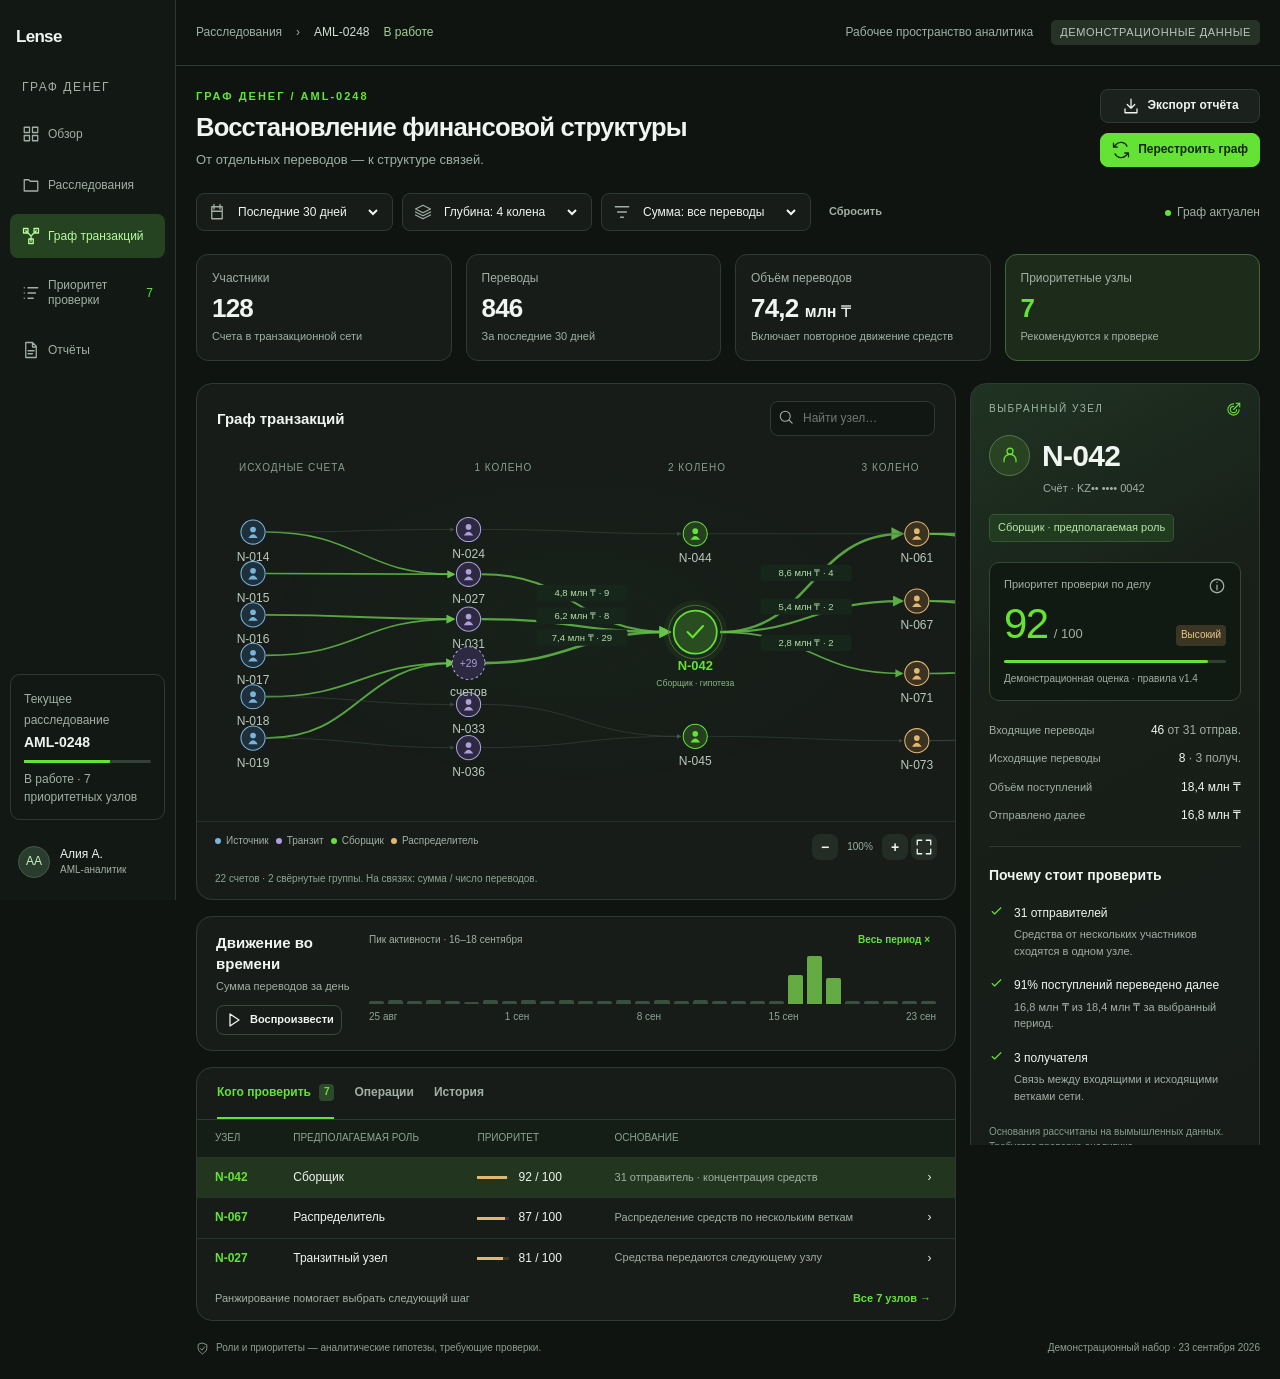
<file: interface/lense-demo.html>
<!doctype html>
<html lang="ru">
<head>
<meta charset="UTF-8"><meta name="viewport" content="width=device-width, initial-scale=1">
<meta name="theme-color" content="#101411">
<meta name="description" content="Граф денег — демонстрационный интерфейс анализа транзакционных связей на четыре колена.">
<title>Граф денег — Lense</title>
<link rel="icon" type="image/svg+xml" href="data:image/svg+xml,%3Csvg xmlns='http://www.w3.org/2000/svg' viewBox='0 0 32 32'%3E%3Crect width='32' height='32' rx='8' fill='%23101411'/%3E%3Cpath d='M8 10L24 16L8 24' fill='none' stroke='%235be129' stroke-width='2'/%3E%3Cg fill='%235be129'%3E%3Ccircle cx='8' cy='10' r='3'/%3E%3Ccircle cx='24' cy='16' r='3'/%3E%3Ccircle cx='8' cy='24' r='3'/%3E%3C/g%3E%3C/svg%3E">
<style>
:root{color-scheme:dark;--bg:#101411;--surface:#171c18;--panel:#1b211d;--line:#303a32;--muted:#a1afa5;--text:#f0f5f1;--green:#65e335;--green-dark:#12290b;--soft:#263f23;--blue:#79b5da;--purple:#ae9ede;--amber:#e2b871;--radius:16px;font:14px/1.45 -apple-system,BlinkMacSystemFont,"Segoe UI",Arial,sans-serif}*{box-sizing:border-box}body{margin:0;background:var(--bg);color:var(--text)}button,input,select{font:inherit}button,a,select{touch-action:manipulation}button{cursor:pointer}button:disabled{cursor:not-allowed;opacity:.4}button,input,select{border:1px solid var(--line);border-radius:8px;color:var(--text);background:var(--panel)}button{padding:10px 14px;font-weight:550;display:inline-flex;align-items:center;justify-content:center;gap:8px;transition:background .16s,color .16s,border-color .16s}button:hover{background:#2a342c;border-color:#516154}button:focus-visible,a:focus-visible,input:focus-visible,select:focus-visible{outline:2px solid var(--green);outline-offset:3px}button.primary{background:var(--green);color:#13240b;border-color:var(--green)}button.primary:hover{background:#80ee56}.icon{width:18px;height:18px;flex-shrink:0;stroke:currentColor;fill:none;stroke-width:1.7;stroke-linecap:round;stroke-linejoin:round}.ghost{background:transparent;border-color:transparent}.small{font-size:12px;color:var(--muted)}.muted{color:var(--muted)}.mono{font-variant-numeric:tabular-nums}.shell{display:grid;grid-template-columns:208px minmax(0,1fr);min-height:100vh}.sidebar{background:#121914;border-right:1px solid var(--line);padding:30px 16px 20px;display:flex;flex-direction:column;gap:34px;position:sticky;top:0;height:100vh}.brand{display:flex;align-items:center;gap:9px;padding:0 11px}.brand-name{font-size:26px;font-weight:700;letter-spacing:-.7px;line-height:1}.product{margin:0 12px 16px;color:var(--muted);font-size:12px;letter-spacing:1.5px;text-transform:uppercase}.nav{display:flex;flex-direction:column;gap:7px}.nav button{justify-content:flex-start;border:0;font-weight:500;background:transparent;padding:13px 12px;color:var(--muted);text-align:left;line-height:1.25}.nav button.active{background:#254320;color:#b7fb9e}.nav button:hover{background:#233027;color:var(--text)}.nav .badge{margin-left:auto;color:var(--green);font-size:12px}.sidebar-bottom{margin-top:auto}.case-mini{border:1px solid var(--line);padding:13px;border-radius:10px;margin-bottom:18px}.case-mini strong{display:block;margin:3px 0 8px}.case-progress{height:3px;background:#334135;border-radius:2px}.case-progress i{display:block;background:var(--green);height:3px;width:68%}.profile{display:flex;gap:10px;align-items:center;padding:8px}.avatar{height:32px;width:32px;background:#293c2d;border:1px solid #455b45;border-radius:50%;display:grid;place-items:center;color:#cdf2c2;font-size:12px}.workspace{min-width:0}.topbar{height:66px;padding:0 30px;border-bottom:1px solid var(--line);display:flex;align-items:center;justify-content:space-between;gap:20px;font-size:12px;color:var(--muted)}.crumb{display:flex;gap:14px;align-items:center}.crumb strong{color:#d4dfd6;font-weight:500}.top-right{display:flex;align-items:center;gap:18px}.demo-tag{background:#263226;color:#b6c7b7;border-radius:5px;padding:5px 9px;font-size:11px;letter-spacing:.6px}.content{padding:26px 30px 20px;max-width:2080px;margin:auto}.heading{display:flex;justify-content:space-between;gap:24px;align-items:center;margin-bottom:23px}.eyebrow{color:var(--green);font-size:11px;letter-spacing:2px;font-weight:600;margin:0 0 8px}h1{font-size:clamp(23px,2vw,32px);line-height:1.15;letter-spacing:-.8px;font-weight:600;margin:0}h1+.muted{margin:9px 0 0;font-size:13px}.head-actions{display:flex;gap:10px;flex-shrink:0}.filters{display:flex;flex-wrap:wrap;align-items:center;gap:9px;margin:0 0 23px}.filter{display:flex;align-items:center;gap:8px;background:var(--surface);border:1px solid var(--line);border-radius:8px;padding:0 11px;height:38px;color:var(--muted);font-size:12px}.filter select{border:0;background:transparent;padding:4px 18px 4px 0;color:var(--text);max-width:170px;font-size:12px;cursor:pointer}.filter select option{background:var(--surface)}.filter-status{margin-left:auto;font-size:12px;color:var(--muted)}.status-point{display:inline-block;width:6px;height:6px;background:var(--green);border-radius:50%;margin-right:6px}.metrics{display:grid;grid-template-columns:repeat(4,minmax(0,1fr));gap:14px;margin-bottom:22px}.metric{position:relative;background:var(--surface);padding:17px 20px;border:1px solid var(--line);border-radius:12px}.metric-header{display:flex;justify-content:space-between;align-items:center;color:var(--muted);font-size:12px}.metric strong{font-size:29px;letter-spacing:-.8px;font-weight:550;display:block;margin:5px 0 1px;line-height:1.2}.metric strong small{font-size:16px;letter-spacing:0}.metric p{font-size:11px;color:var(--muted);margin:5px 0 0}.metric.accent{border-color:#426638;background:#1d2b1b}.metric.accent strong,.metric.accent .icon{color:var(--green)}.analysis{display:grid;grid-template-columns:minmax(0,1fr) 330px;gap:18px;align-items:start}.main-col{min-width:0;display:flex;flex-direction:column;gap:16px}.panel{border:1px solid var(--line);background:var(--surface);border-radius:var(--radius);overflow:hidden}.panel-heading{display:flex;align-items:center;justify-content:space-between;gap:16px;padding:17px 20px}h2{font-size:15px;font-weight:600;margin:0}h3{font-size:14px;font-weight:550;margin:0}.graph-tools{display:flex;align-items:center;gap:12px}.segmented{display:flex;background:#101712;border:1px solid #2c392e;border-radius:6px;padding:3px}.segmented button{font-size:11px;border:0;padding:4px 9px;background:transparent;color:var(--muted);border-radius:4px}.segmented button.active{background:#2b3a2d;color:var(--text)}.search{position:relative;width:165px}.search input{padding:8px 8px 8px 32px;font-size:12px;width:100%;background:#111813;outline-offset:2px}.search .icon{position:absolute;left:9px;top:9px;width:15px;height:15px;color:var(--muted)}.graph-wrap{position:relative;overflow:auto;min-height:368px;background:radial-gradient(ellipse at 50% 47%,#193d252e,transparent 56%),radial-gradient(#6d847528 0.7px,transparent .7px);background-size:auto,18px 18px}.graph-columns{display:grid;grid-template-columns:repeat(5,1fr);padding:8px 16px 0;font-size:10px;text-align:center;letter-spacing:1px;color:#889e8e;text-transform:uppercase;min-width:1000px}.graph-columns span:first-child{text-align:left;padding-left:26px}.graph-svg{display:block;width:100%;min-width:1000px;height:338px;overflow:visible}.graph-svg text{font-family:inherit}.graph-node{cursor:pointer;outline:none}.graph-node .hit{fill:transparent}.graph-node:focus .disc,.graph-node:hover .disc{stroke:#f1ffeb;stroke-width:2.5}.graph-node .node-label{fill:#b9c9bd;font-size:14px;font-weight:500}.graph-node.selected .node-label{fill:var(--green);font-size:15px;font-weight:700}.edge{transition:opacity .15s;fill:none}.edge-label{fill:#b5dca9;font-size:11px}.empty-graph{position:absolute;inset:45px 0 25px;display:grid;place-items:center;text-align:center;color:var(--muted);pointer-events:none}.empty-graph[hidden]{display:none}.graph-footer{border-top:1px solid #263129;padding:12px 18px;display:flex;align-items:center;justify-content:space-between;gap:14px}.legend{display:flex;flex-wrap:wrap;gap:12px;font-size:10px;color:var(--muted)}.legend span{display:flex;align-items:center;gap:5px}.legend i{width:6px;height:6px;border-radius:50%}.zoom{display:flex;align-items:center;gap:3px}.zoom button{width:26px;height:26px;padding:4px;background:#232d25;border-color:transparent}.zoom output{font-size:10px;color:var(--muted);width:38px;text-align:center}.graph-caption{font-size:10px;color:#8da494;padding:0 18px 12px}.timeline{padding:15px 19px;display:grid;grid-template-columns:175px minmax(0,1fr);gap:18px}.timeline-title p{margin:4px 0 10px;font-size:11px;color:var(--muted)}.timeline-title button{font-size:11px;padding:5px 7px;background:transparent;border-color:#39493b}.timeline-head{display:flex;justify-content:space-between;align-items:center;margin-bottom:8px;font-size:10px;color:var(--muted)}.timeline-head button{padding:1px 6px;font-size:10px;background:transparent;border:0;color:var(--green)}.bars{height:48px;display:flex;gap:4px;align-items:flex-end}.bar{min-width:0;flex:1;padding:0;border:0;border-radius:2px 2px 0 0;background:#39503e;height:var(--h);transition:background .15s}.bar:hover,.bar.active{background:var(--green)}.bar.peak{background:#64ab43}.bar.dimmed{opacity:.25}.time-labels{display:flex;justify-content:space-between;color:#8da494;font-size:10px;margin-top:6px}.queue-heading{display:flex;align-items:center;justify-content:space-between;padding:0 20px;border-bottom:1px solid var(--line)}.tabs{display:flex;gap:20px}.tabs button{font-size:12px;border:0;border-bottom:2px solid transparent;border-radius:0;background:transparent;padding:16px 0;color:var(--muted)}.tabs button.active{border-color:var(--green);color:var(--green)}.count{font-size:10px;padding:1px 5px;background:#2e482b;border-radius:4px}.queue-meta{font-size:10px;color:var(--muted)}.table-scroll{overflow-x:auto}table{width:100%;border-collapse:collapse;text-align:left;font-size:12px}thead{font-size:10px;color:#8da494;font-weight:500;background:#151d17}th{font-weight:500}td,th{padding:11px 18px;border-bottom:1px solid #27342b;white-space:nowrap}td.reason-cell{white-space:normal;min-width:185px;font-size:11px;color:var(--muted)}tbody tr:last-child td{border-bottom:0}tbody tr.is-selected{background:#22351f}tbody tr:hover{background:#243027}.node-link{padding:0;border:0;color:var(--green);background:transparent;font-size:12px}.risk{display:flex;gap:9px;align-items:center}.risk-track{background:#3b3726;width:32px;height:3px;display:inline-block}.risk-track i{background:var(--amber);height:3px;display:block}.queue-footer{padding:10px 18px;color:var(--muted);font-size:11px;display:flex;justify-content:space-between;align-items:center}.queue-footer button{padding:3px 6px;font-size:11px;background:transparent;border:0;color:var(--green)}.detail{padding:22px 22px 18px;position:sticky;top:18px;background:linear-gradient(150deg,#203322 0,#182019 30%,#171c18 80%)}.detail-top{display:flex;justify-content:space-between;align-items:center;color:#9db8a3;font-size:10px;letter-spacing:1.5px}.detail-top .icon{color:var(--green);width:15px;height:15px}.node-title{display:flex;align-items:center;gap:12px;margin:17px 0 4px}.node-title h2{font-size:30px;letter-spacing:-.7px;font-weight:550}.node-glyph{width:41px;height:41px;border:1px solid #57764e;border-radius:50%;background:#294322;color:var(--green);display:grid;place-items:center}.account{color:var(--muted);font-size:11px;margin-left:54px}.role-chip{display:inline-flex;font-size:11px;color:#b5e8a6;border:1px solid #365732;background:#213b20;border-radius:5px;padding:5px 8px;margin:17px 0 20px}.score{background:#111a12;border:1px solid #34482f;border-radius:10px;padding:14px}.score-label{display:flex;justify-content:space-between;font-size:11px;color:var(--muted)}.score-value{display:flex;align-items:baseline;gap:6px;margin-top:3px}.score-value strong{font-size:42px;line-height:1.25;font-weight:500;letter-spacing:-1.5px;color:var(--green)}.score-value>span{font-size:13px;color:var(--muted)}.score-value .severity{margin-left:auto;color:#e8c788;font-size:10px;background:#3b3524;padding:3px 5px;border-radius:4px}.score-line{height:3px;background:#30412b;border-radius:2px;margin:9px 0}.score-line i{display:block;height:3px;background:var(--green);width:92%;border-radius:2px}.facts{margin:21px 0;display:flex;flex-direction:column;gap:11px;font-size:11px}.fact{display:flex;justify-content:space-between;align-items:center;gap:15px}.fact span{color:var(--muted)}.fact strong{font-size:12px;font-weight:500;text-align:right}.detail-divider{height:1px;background:var(--line);margin:18px 0}.reasons{display:flex;flex-direction:column;gap:15px;margin:17px 0 20px}.reason{display:flex;gap:10px;align-items:flex-start}.reason .icon{color:var(--green);width:15px;height:15px;margin-top:2px}.reason b{font-size:12px;font-weight:500}.reason p{font-size:11px;color:var(--muted);margin:4px 0 0;line-height:1.5}.detail-note{font-size:10px;line-height:1.5;color:#849d8c;margin:0 0 17px}.detail-actions{display:flex;flex-direction:column;gap:8px}.detail-actions button{font-size:12px;min-height:38px}.detail-actions .secondary{background:transparent;border-color:#435f3b;color:#c3ddb9}.app-footer{display:flex;justify-content:space-between;gap:20px;color:#8d9e91;font-size:10px;margin-top:20px}.app-footer>span:first-child{display:flex;gap:7px;align-items:center}.app-footer .icon{width:13px;height:13px}.toast{position:fixed;bottom:24px;left:50%;transform:translateX(-50%);background:#d9f2d1;border:1px solid #7fad70;color:#193116;padding:12px 18px;border-radius:10px;box-shadow:0 10px 40px #0006;z-index:50;max-width:calc(100% - 30px);font-size:13px}.toast[hidden]{display:none}dialog{background:#19211b;border:1px solid #45623c;border-radius:16px;color:var(--text);padding:24px;width:min(850px,calc(100% - 24px));max-height:85vh;overflow:auto}dialog::backdrop{background:#060e0bbd;backdrop-filter:blur(4px)}.modal-top{display:flex;align-items:center;justify-content:space-between;margin-bottom:5px}.modal-top h2{font-size:21px}.modal-top button{padding:5px;min-width:32px}.modal-summary{display:flex;gap:20px;color:var(--muted);font-size:12px;margin:12px 0 22px;flex-wrap:wrap}.modal-actions{display:flex;justify-content:space-between;align-items:center;margin-top:15px;font-size:12px}.group-grid{display:grid;grid-template-columns:repeat(auto-fill,minmax(100px,1fr));gap:8px;margin-top:20px}.group-grid span{border:1px solid var(--line);padding:9px;text-align:center;border-radius:6px;font-size:12px;color:#bfd4c3}.hidden{display:none!important}.mobile-menu{display:none}.view-heading{margin:0}.view-summary{padding:22px;color:var(--muted)}.view-summary strong{font-size:24px;color:var(--text)}.report-card{padding:24px;display:flex;align-items:center;justify-content:space-between;gap:20px}.report-card p{color:var(--muted);font-size:12px}.history-item{padding:15px 20px;border-bottom:1px solid var(--line);font-size:12px}.history-item small{display:block;color:var(--muted);margin-top:5px}
@media(min-width:1700px){.content{padding-top:30px}.analysis{grid-template-columns:minmax(0,1fr) 360px}.graph-svg{height:390px}.graph-wrap{min-height:420px}.panel-heading{padding:19px 22px}.detail{padding:25px}.detail .facts{gap:14px}.reasons{gap:18px}.timeline{padding:18px 20px}.metric strong{font-size:32px}td,th{padding:12px 20px}}
@media(max-width:1330px){.shell{grid-template-columns:176px minmax(0,1fr)}.sidebar{padding:28px 10px 14px}.brand{padding:0 6px}.brand-name{font-size:17px}.nav button{font-size:12px}.content{padding:23px 20px}.topbar{padding:0 20px}.analysis{grid-template-columns:minmax(0,1fr) 290px;gap:14px}.detail{padding:18px}.heading{align-items:flex-start}.head-actions{flex-direction:column}.head-actions button{padding:7px 11px;font-size:12px}.graph-tools .segmented{display:none}.graph-svg{height:340px}.timeline{grid-template-columns:135px minmax(0,1fr)}.graph-footer{align-items:flex-start}.legend{gap:7px}.queue-meta{display:none}.metric{padding:15px}.metric strong{font-size:26px}.metric-header .icon{display:none}}
@media(max-width:1050px){.shell{grid-template-columns:76px minmax(0,1fr)}.nav button span,.product,.case-mini,.profile-text{display:none}.sidebar{align-items:center;padding:25px 8px}.nav button{justify-content:center;min-height:44px}.nav .badge{display:none}.brand{padding:0}.profile{padding:0}.analysis{grid-template-columns:minmax(0,1fr) 276px}.content{padding:22px 16px}.topbar{padding:0 16px}.filter-status{display:none}.heading{gap:14px}h1{font-size:24px}.metric{padding:13px}.metric strong{font-size:24px}.metrics{gap:9px}.graph-tools{gap:6px}.panel-heading{padding:15px}.search{width:140px}.timeline{grid-template-columns:1fr}.timeline-title{display:flex;align-items:center;justify-content:space-between;gap:12px}.timeline-title p{display:none}.timeline-title button{margin:0}.app-footer{flex-direction:column;gap:6px}.tabs{gap:12px}.tabs button{font-size:11px}.graph-footer{flex-wrap:wrap}.detail{padding:16px}.account{margin-left:0}}
@media(max-width:820px){.analysis{grid-template-columns:1fr}.detail{position:static}.heading{flex-direction:column}.head-actions{flex-direction:row}.graph-wrap{min-height:385px}.graph-svg{height:350px}.metrics{grid-template-columns:repeat(2,1fr)}.detail{display:grid;grid-template-columns:1fr 1fr;gap:16px 25px}.detail .detail-divider{display:none}.detail .identity{grid-row:span 2}.detail .facts{margin:0}.detail .reason-section{grid-column:2;grid-row:2 / span 2}.detail-actions{grid-column:1}.detail-note{grid-column:1 / -1;grid-row:4;margin:0}.crumb{gap:8px}.top-right .small{display:none}.timeline{grid-template-columns:175px minmax(0,1fr)}.timeline-title{display:block}.timeline-title p{display:block}.queue-footer{gap:15px}}
@media(max-width:540px){.shell{display:block}.sidebar{position:static;height:auto;padding:15px;flex-direction:row;justify-content:space-between;border-right:0;border-bottom:1px solid var(--line);gap:15px}.brand-name{display:block;font-size:20px}.sidebar nav{margin-left:auto}.nav{flex-direction:row;gap:4px}.nav button{padding:8px;min-height:38px}.nav button:nth-child(1),.nav button:nth-child(2),.nav button:nth-child(5){display:none}.sidebar-bottom{display:none}.topbar{height:45px;font-size:10px}.demo-tag{font-size:8px;padding:4px 5px;letter-spacing:0}.top-right{gap:0}.content{padding:20px 14px}.eyebrow{font-size:10px}h1{font-size:25px;max-width:300px}.heading{gap:16px;margin-bottom:18px}h1+.muted{font-size:12px}.head-actions{width:100%}.head-actions button{flex:1;font-size:11px}.filters{gap:7px;margin-bottom:15px}.filter{font-size:11px;padding:0 8px;height:35px}.filter select{font-size:11px;max-width:143px;padding-right:4px}.filter .icon{width:14px}.metric{padding:12px}.metric strong{font-size:25px}.metric-header{font-size:11px}.metric p{font-size:10px}.metrics{margin-bottom:16px}.panel-heading{flex-wrap:wrap;gap:10px}.search{width:145px}.panel-heading h2{font-size:13px}.graph-caption{font-size:10px}.graph-wrap{min-height:378px}.graph-footer{gap:10px}.legend{font-size:10px}.timeline{grid-template-columns:1fr;gap:12px}.timeline-title{display:flex}.timeline-title p{display:none}.detail{display:block;padding:20px}.detail .facts{margin:20px 0}.detail .detail-divider{display:block}.detail-note{margin:16px 0}.tabs{gap:14px}.queue-heading{padding:0 14px}.tabs button{font-size:11px}.queue-footer{align-items:flex-start;font-size:10px}td,th{padding:11px 14px}.app-footer{font-size:10px}.graph-tools .segmented{display:none}.report-card{flex-direction:column;align-items:flex-start}.bars{gap:3px}.filter-status{display:none}.account{margin-left:54px}}
@media(prefers-reduced-motion:reduce){*{transition:none!important;scroll-behavior:auto!important}}
@media(min-width:1500px){.topbar{height:54px}.content{padding-top:20px;padding-bottom:14px}.heading{margin-bottom:16px}.heading .eyebrow{display:none}h1{font-size:28px}.heading h1+.muted{font-size:12px;margin-top:7px}.filter{height:35px}.filters{margin-bottom:16px}.metrics{margin-bottom:18px}.metric{padding:11px 18px}.metric strong{font-size:29px;line-height:1.1;margin:4px 0 0}.metric p{font-size:10px;margin:3px 0 0}.graph-svg{height:300px}.graph-wrap{min-height:322px}.panel-heading{padding:13px 20px}.graph-footer{padding:8px 18px}.graph-caption{padding-bottom:9px}.main-col{gap:14px}.timeline{padding:12px 19px}.timeline-title p{margin-bottom:8px}.bars{height:40px}.time-labels{margin-top:4px}.queue-heading .tabs button{padding:12px 0}.queue td,.queue th{padding:8px 18px}.queue-footer{padding:8px 18px}.app-footer{margin-top:13px}.detail{padding:22px}.detail .facts{gap:11px}.reasons{gap:15px}.analysis{gap:18px}}
@media print{body{background:#fff;color:#111}.sidebar,.topbar,.head-actions,.filters,.toast,dialog,.detail-actions{display:none!important}.shell{display:block}.content{padding:0}.panel,.metric{break-inside:avoid}.analysis{grid-template-columns:1fr 280px}}
</style>
</head>
<body>
<div class="shell">
<aside class="sidebar"><div class="brand" aria-label="Lense"><span class="brand-name">Lense</span></div><nav aria-label="Основное меню"><p class="product">Граф денег</p><div class="nav"><button data-view="overview"><i data-icon="dashboard"></i><span>Обзор</span></button><button data-view="cases"><i data-icon="folder"></i><span>Расследования</span></button><button data-view="graph" class="active" aria-current="page"><i data-icon="network"></i><span>Граф транзакций</span></button><button data-view="priority"><i data-icon="priority"></i><span>Приоритет проверки</span><span class="badge">7</span></button><button data-view="reports"><i data-icon="file"></i><span>Отчёты</span></button></div></nav><div class="sidebar-bottom"><div class="case-mini"><span class="small">Текущее расследование</span><strong>AML-0248</strong><div class="case-progress"><i></i></div><p class="small" style="margin:8px 0 0">В работе · 7 приоритетных узлов</p></div><div class="profile"><div class="avatar">AA</div><div class="profile-text"><div style="font-size:12px">Алия А.</div><div class="small" style="font-size:10px">AML-аналитик</div></div></div></div></aside>
<div class="workspace"><header class="topbar"><div class="crumb"><span>Расследования</span><span>›</span><strong>AML-0248</strong><span style="color:#a1d18e">В работе</span></div><div class="top-right"><span class="small">Рабочее пространство аналитика</span><span class="demo-tag">ДЕМОНСТРАЦИОННЫЕ ДАННЫЕ</span></div></header>
<main class="content"><div class="heading"><div><p class="eyebrow">ГРАФ ДЕНЕГ / AML-0248</p><h1 id="page-title">Восстановление финансовой структуры</h1><p class="muted" id="page-subtitle">От отдельных переводов — к структуре связей.</p></div><div class="head-actions"><button id="export"><i data-icon="download"></i>Экспорт отчёта</button><button id="rebuild" class="primary"><i data-icon="refresh"></i>Перестроить граф</button></div></div>
<div class="filters"><label class="filter"><i data-icon="calendar"></i><select id="period" aria-label="Период переводов"><option value="30">Последние 30 дней</option><option value="7">Последние 7 дней</option></select></label><label class="filter"><i data-icon="layers"></i><select id="depth" aria-label="Глубина графа"><option value="4">Глубина: 4 колена</option><option value="3">Глубина: 3 колена</option><option value="2">Глубина: 2 колена</option><option value="1">Глубина: 1 колено</option></select></label><label class="filter"><i data-icon="filter"></i><select id="amount" aria-label="Минимальная сумма одного перевода"><option value="0">Сумма: все переводы</option><option value="100000">От 100 тыс. ₸</option><option value="500000">От 500 тыс. ₸</option><option value="1000000">От 1 млн ₸</option></select></label><button class="ghost" id="reset" style="padding:8px;font-size:11px;color:var(--muted)">Сбросить</button><span class="filter-status"><span class="status-point"></span><span id="filter-status">Граф актуален</span></span></div>
<section class="metrics" aria-label="Показатели дела"><div class="metric"><div class="metric-header"><span>Участники</span><i data-icon="users"></i></div><strong id="metric-nodes">128</strong><p>Счета в транзакционной сети</p></div><div class="metric"><div class="metric-header"><span>Переводы</span><i data-icon="transfer"></i></div><strong id="metric-tx">846</strong><p id="period-caption">За последние 30 дней</p></div><div class="metric"><div class="metric-header"><span>Объём переводов</span><i data-icon="wallet"></i></div><strong id="metric-volume">74,2 <small>млн ₸</small></strong><p>Включает повторное движение средств</p></div><div class="metric accent"><div class="metric-header"><span>Приоритетные узлы</span><i data-icon="target"></i></div><strong id="metric-priority">7</strong><p>Рекомендуются к проверке</p></div></section>
<div id="graph-view" class="analysis"><div class="main-col"><section class="panel graph-panel"><div class="panel-heading"><h2>Граф транзакций</h2><div class="graph-tools"><div class="segmented" aria-label="Отображение связей"><button id="mode-all" class="active" aria-pressed="true">Вся сеть</button><button id="mode-chain" aria-pressed="false">Цепочка узла</button></div><form class="search" id="search-form"><i data-icon="search"></i><input id="search" aria-label="Поиск узла" placeholder="Найти узел…" autocomplete="off" spellcheck="false"></form></div></div><div class="graph-wrap" id="graph-wrap"><div class="graph-columns"><span>Исходные счета</span><span>1 колено</span><span>2 колено</span><span>3 колено</span><span>4 колено</span></div><svg class="graph-svg" id="network" viewBox="0 0 1160 330" role="group" aria-label="Транзакционная сеть. Выберите узел, чтобы увидеть основания проверки."></svg><div class="empty-graph" id="empty-graph" hidden>Нет переводов по выбранным условиям.<br>Измените фильтры или сбросьте их.</div></div><div class="graph-footer"><div class="legend"><span><i style="background:var(--blue)"></i>Источник</span><span><i style="background:var(--purple)"></i>Транзит</span><span><i style="background:var(--green)"></i>Сборщик</span><span><i style="background:var(--amber)"></i>Распределитель</span></div><div class="zoom"><button id="zoom-out" aria-label="Уменьшить масштаб">−</button><output id="zoom-level">100%</output><button id="zoom-in" aria-label="Увеличить масштаб">+</button><button id="zoom-fit" aria-label="Вписать граф"><i data-icon="maximize"></i></button></div></div><div class="graph-caption" id="graph-caption">22 счета · 2 свёрнутые группы. На связях: сумма / число переводов.</div></section>
<section class="panel timeline"><div class="timeline-title"><h2>Движение во времени</h2><p>Сумма переводов за день</p><button id="play"><i data-icon="play"></i><span>Воспроизвести</span></button></div><div><div class="timeline-head"><span id="timeline-label">Пик активности · 16–18 сентября</span><button id="clear-day" hidden>Весь период ×</button></div><div class="bars" id="bars" aria-label="Выберите день для фильтрации"></div><div class="time-labels"><span>25 авг</span><span>1 сен</span><span>8 сен</span><span>15 сен</span><span>23 сен</span></div></div></section>
<section class="panel queue" id="queue"><div class="queue-heading"><div class="tabs" role="tablist" aria-label="Результаты анализа"><button id="tab-priority" role="tab" aria-controls="queue-content" aria-selected="true" class="active" data-tab="priority">Кого проверить <span class="count">7</span></button><button id="tab-ops" role="tab" aria-controls="queue-content" aria-selected="false" data-tab="operations">Операции</button><button id="tab-history" role="tab" aria-controls="queue-content" aria-selected="false" data-tab="history">История</button></div><span class="queue-meta">Приоритет по убыванию</span></div><div id="queue-content" role="tabpanel" aria-labelledby="tab-priority"></div></section></div>
<aside class="panel detail" id="detail" aria-label="Карточка выбранного узла"></aside></div><section class="panel hidden" id="secondary-view"></section>
<footer class="app-footer"><span><i data-icon="shield"></i>Роли и приоритеты — аналитические гипотезы, требующие проверки.</span><span>Демонстрационный набор · 23 сентября 2026</span></footer></main></div></div>
<div class="toast" role="status" id="toast" hidden></div><dialog id="dialog"><div class="modal-top"><h2 id="dialog-title"></h2><button id="close-dialog" aria-label="Закрыть"><i data-icon="close"></i></button></div><div id="dialog-body"></div></dialog>
<script>
'use strict';
const $=id=>document.getElementById(id);
const iconPaths={dashboard:'M3 3h7v7H3z M14 3h7v7h-7z M3 14h7v7H3z M14 14h7v7h-7z',folder:'M3 7V5h6l2 2h10v13H3z',network:'M5 5l7 7m0 0 7-7m-7 7v7 M2 2h6v6H2z M16 2h6v6h-6z M9 16h6v6H9z',priority:'M8 5h13M8 12h10M8 19h7 M3 5h.01M3 12h.01M3 19h.01',file:'M14 2H5v20h14V7z M14 2v6h5 M8 13h8M8 17h6',download:'M12 3v12m-5-5 5 5 5-5 M4 16v5h16v-5',refresh:'M20 7a9 9 0 0 0-15-2L2 8 M2 3v5h5 M4 17a9 9 0 0 0 15 2l3-3 M22 21v-5h-5',calendar:'M5 5h14v16H5z M8 2v6M16 2v6M5 11h14',layers:'m12 3 10 5-10 5L2 8z M2 12l10 5 10-5M2 16l10 5 10-5',filter:'M3 5h18M6 12h12M10 19h4',users:'M16 21v-2a4 4 0 0 0-4-4H5a4 4 0 0 0-4 4v2 M16 4a4 4 0 0 1 0 8M22 21v-2a4 4 0 0 0-3-4 M12 8a4 4 0 1 0-8 0 4 4 0 0 0 8 0',transfer:'M3 7h17m-5-5 5 5-5 5 M21 17H4m5-5-5 5 5 5',wallet:'M3 6h17v15H3z M3 6V3h14v3 M16 12h6v5h-6z',target:'M21 12a9 9 0 1 1-9-9 M17 12a5 5 0 1 1-5-5 M12 12 22 2M16 2h6v6',search:'M16 16l5 5 M18 10a8 8 0 1 1-16 0 8 8 0 0 1 16 0',maximize:'M3 9V3h6 M15 3h6v6M21 15v6h-6M9 21H3v-6',play:'m8 4 12 8-12 8z',pause:'M8 4v16M16 4v16',shield:'m12 2 8 3v7c0 5-8 10-8 10S4 17 4 12V5z M8 12l3 3 5-6',close:'M5 5l14 14M5 19 19 5',check:'m5 12 4 4L19 6',arrow:'M4 12h16m-6-6 6 6-6 6',info:'M12 11v6M12 7h.01 M21 12a9 9 0 1 1-18 0 9 9 0 0 1 18 0',user:'M16 7a4 4 0 1 1-8 0 4 4 0 0 1 8 0 M4 21v-2a8 8 0 0 1 16 0v2',plus:'M12 4v16M4 12h16'};
function icon(name){return `<svg class="icon" aria-hidden="true" viewBox="0 0 24 24"><path d="${iconPaths[name]||iconPaths.info}"/></svg>`}
function icons(root=document){root.querySelectorAll('[data-icon]').forEach(n=>n.outerHTML=icon(n.dataset.icon))}icons();
const roles={source:{label:'Источник',color:'#79b5da',fill:'#1d303c'},transit:{label:'Транзитный узел',color:'#ae9ede',fill:'#2c2940'},collector:{label:'Сборщик',color:'#65e335',fill:'#263f20'},distributor:{label:'Распределитель',color:'#e2b871',fill:'#3b3222'}};
const nodes=[...['014','015','016','017','018','019'].map((v,i)=>({id:'N-'+v,role:'source',level:0,x:65,y:42+i*59})),...['024','027','031','033','036'].map((v,i)=>({id:'N-'+v,role:'transit',level:1,x:315,y:[38,103,167,289,350][i]})),{id:'G-29',role:'transit',level:1,x:315,y:230,group:29},{id:'N-044',role:'collector',level:2,x:578,y:45},{id:'N-042',role:'collector',level:2,x:578,y:185},{id:'N-045',role:'collector',level:2,x:578,y:334},...['061','067','071','073'].map((v,i)=>({id:'N-'+v,role:'distributor',level:3,x:835,y:[45,141,244,341][i]})),...['081','084','088','091'].map((v,i)=>({id:'N-'+v,role:'transit',level:4,x:1080,y:[45,132,220,310][i]})),{id:'G-77',role:'transit',level:4,x:1133,y:342,group:77}];
nodes.forEach(n=>n.y=Math.round(n.y*.81));
const nodeMap=Object.fromEntries(nodes.map(n=>[n.id,n]));
const specs=[['N-014','N-027',2.1,64],['N-015','N-027',2.7,70],['N-016','N-031',3.6,90],['N-017','N-031',2.6,68],['N-018','G-29',3.2,59],['N-019','G-29',4.2,69],['N-014','N-024',.3,31],['N-019','N-036',.25,22],['N-018','N-033',.4,27],['N-024','N-044',.3,16],['N-033','N-045',.4,13],['N-036','N-045',.25,11],['N-027','N-042',4.8,9],['N-031','N-042',6.2,8],['G-29','N-042',7.4,29],['N-042','N-061',8.6,4],['N-042','N-067',5.4,2],['N-042','N-071',2.8,2],['N-044','N-061',.3,8],['N-045','N-073',.65,14],['N-061','N-081',5.2,30],['N-061','N-084',3.7,20],['N-067','N-084',2.2,16],['N-067','N-088',3.2,20],['N-071','N-088',2.8,14],['N-073','N-091',.3,15],['N-073','G-77',.35,1]];
// Синтетический набор: 128 счетов, 846 переводов, точный общий объём 74,2 млн ₸.
const last=specs.at(-1);last[2]=(74200000-specs.slice(0,-1).reduce((s,e)=>s+Math.round(e[2]*1e6),0))/1e6;last[3]=846-specs.slice(0,-1).reduce((s,e)=>s+e[3],0);
const groupMembers={'G-29':Array.from({length:29},(_,i)=>'N-'+(101+i)),'G-77':Array.from({length:77},(_,i)=>'N-'+(201+i))};
const accountMap={};nodes.filter(n=>!n.group).forEach(n=>accountMap[n.id]=n.id);Object.entries(groupMembers).forEach(([group,ids])=>ids.forEach(id=>accountMap[id]=group));
const tx=[];specs.forEach(([from,to,millions,count],edge)=>{const total=Math.round(millions*1e6),base=Math.floor(total/count);for(let i=0;i<count;i++){let day=(i*7+edge*3)%30;if(to==='N-042')day=22+(i%2);if(from==='N-042')day=23+(i%2);const date=new Date(Date.UTC(2026,7,25+day,9+(i*3)%12,(i*17)%60));tx.push({id:'TX-'+String(tx.length+1).padStart(4,'0'),from:groupMembers[from]?.[i%groupMembers[from].length]||from,to:groupMembers[to]?.[i%groupMembers[to].length]||to,source:from,target:to,amount:base+(i<total%count?1:0),day,date:date.toISOString()})}});
const priorities=[{id:'N-042',score:92,reason:'31 отправитель · концентрация средств'},{id:'N-067',score:87,reason:'Распределение средств по нескольким веткам'},{id:'N-027',score:81,reason:'Средства передаются следующему узлу'},{id:'N-031',score:78,reason:'Концентрация потока перед сборщиком'},{id:'N-061',score:76,reason:'Высокий объём исходящих переводов'},{id:'N-071',score:74,reason:'Промежуточное распределение средств'},{id:'N-045',score:71,reason:'Связывает две входящие ветки'}];
const state={selected:'N-042',period:30,depth:4,min:0,day:null,chain:false,zoom:1,tab:'priority',view:'graph',allRows:false,review:new Set(),history:[],playing:false};let playTimer,toastTimer,modalTx=[],modalPage=0;
const money=n=>new Intl.NumberFormat('ru-RU',{maximumFractionDigits:1}).format(n/1e6)+' млн ₸';const integer=n=>new Intl.NumberFormat('ru-RU').format(n);const fullMoney=n=>integer(n)+' ₸';const shortDate=s=>new Intl.DateTimeFormat('ru-RU',{day:'2-digit',month:'2-digit',timeZone:'UTC'}).format(new Date(s));
function filtered(ignoreDay=false){return tx.filter(t=>t.day>=30-state.period&&t.amount>=state.min&&(ignoreDay||state.day===null||t.day===state.day))}
function totals(id,list=filtered()){const incoming=list.filter(t=>t.to===id),outgoing=list.filter(t=>t.from===id);return{incoming,outgoing,inSum:incoming.reduce((s,t)=>s+t.amount,0),outSum:outgoing.reduce((s,t)=>s+t.amount,0),senders:new Set(incoming.map(t=>t.from)).size,receivers:new Set(outgoing.map(t=>t.to)).size}}
function notify(text){$('toast').textContent=text;$('toast').hidden=false;clearTimeout(toastTimer);toastTimer=setTimeout(()=>$('toast').hidden=true,4000)}
function groupedEdges(list){const map=new Map();list.forEach(t=>{if(nodeMap[t.source].level>state.depth||nodeMap[t.target].level>state.depth)return;const key=t.source+'|'+t.target;if(!map.has(key))map.set(key,{from:t.source,to:t.target,amount:0,count:0});const e=map.get(key);e.amount+=t.amount;e.count++});return [...map.values()]}
function ancestors(id,edges,direction,seen=new Set([id])){for(const e of edges){if((direction==='in'?e.to:e.from)===id){const next=direction==='in'?e.from:e.to;if(!seen.has(next)){seen.add(next);ancestors(next,edges,direction,seen)}}}return seen}
function drawGraph(){const list=filtered(),edges=groupedEdges(list),up=ancestors(state.selected,edges,'in'),down=ancestors(state.selected,edges,'out'),related=new Set([...up,...down]);const active=new Set(edges.flatMap(e=>[e.from,e.to]));const visible=nodes.filter(n=>n.level<=state.depth&&active.has(n.id)&&(!state.chain||related.has(n.id)));let s='<defs><marker id="arr" viewBox="0 0 6 6" refX="5" refY="3" markerWidth="5" markerHeight="5" orient="auto-start-reverse"><path d="M0 0 6 3 0 6" fill="#54705b"/></marker><marker id="arr-green" viewBox="0 0 6 6" refX="5" refY="3" markerWidth="5" markerHeight="5" orient="auto-start-reverse"><path d="M0 0 6 3 0 6" fill="#69c54d"/></marker></defs>';
const edgeLabels=[];edges.forEach(e=>{const highlighted=(up.has(e.from)&&up.has(e.to))||(down.has(e.from)&&down.has(e.to));if(state.chain&&!highlighted)return;const a=nodeMap[e.from],b=nodeMap[e.to],x1=a.x+(a.id===state.selected?29:15),x2=b.x-(b.id===state.selected?30:17),c=(x2-x1)*.5;s+=`<path class="edge" d="M${x1} ${a.y} C${x1+c} ${a.y},${x2-c} ${b.y},${x2} ${b.y}" stroke="${highlighted?'#63bd48':'#405647'}" stroke-width="${highlighted?1.2+Math.min(e.amount/4e6,1.8):1}" opacity="${highlighted?.85:.55}" marker-end="url(#${highlighted?'arr-green':'arr'})"><title>${e.from} → ${e.to}: ${fullMoney(e.amount)}, ${e.count} переводов</title></path>`;if(e.from===state.selected||e.to===state.selected){const x=(a.x+b.x)/2,y=(a.y+b.y)/2-9;edgeLabels.push(`<rect x="${x-53}" y="${y-12}" width="106" height="19" rx="4" fill="#17261a"/><text class="edge-label" x="${x}" y="${y+1}" text-anchor="middle">${money(e.amount)} · ${e.count}</text>`)}});s+=edgeLabels.join('');visible.forEach(n=>{const role=roles[n.role],sel=n.id===state.selected,group=!!n.group,r=sel?25:group?19:14;s+=`<g class="graph-node ${sel?'selected':''}" role="button" tabindex="0" aria-label="${n.group?'Группа, '+n.group+' счетов':n.id+', '+role.label}" aria-pressed="${sel}" data-node="${n.id}" transform="translate(${n.x},${n.y})"><circle class="hit" r="26"/>${sel?'<circle r="37" fill="#65e3350d"/><circle r="31" stroke="#4d7d3b" stroke-width="1" fill="none"/>':''}<circle class="disc" r="${r}" fill="${sel?'#294c20':role.fill}" stroke="${sel?'#65e335':role.color}" stroke-width="${sel?2:1.2}" ${group?'stroke-dasharray="3 3"':''}/>${group?`<text y="4" fill="${role.color}" font-size="12" text-anchor="middle">+${n.group}</text>`:sel?'<path d="m-9 0 6 6 12-13" fill="none" stroke="#65e335" stroke-width="2.4" stroke-linecap="round"/>':`<circle cy="-3" r="3.3" fill="${role.color}"/><path d="M-5.5 7Q0-2 5.5 7" fill="${role.color}"/>`}<text class="node-label" y="${r+19}" text-anchor="middle">${group?'счетов':n.id}</text>${sel?`<text y="${r+37}" text-anchor="middle" font-size="10" fill="#89b980">${role.label} · гипотеза</text>`:''}</g>`});$('network').innerHTML=s;$('empty-graph').hidden=!!visible.length;$('graph-caption').textContent=`${visible.filter(n=>!n.group).length} счетов · ${visible.filter(n=>n.group).length} свёрнутые группы. На связях: сумма / число переводов.`;$('network').querySelectorAll('[data-node]').forEach(el=>{el.onclick=()=>selectNode(el.dataset.node);el.onkeydown=e=>{if(e.key==='Enter'||e.key===' '){e.preventDefault();selectNode(el.dataset.node)}}});document.querySelectorAll('.graph-columns span').forEach((el,i)=>el.style.opacity=i<=state.depth?'1':'.25');applyZoom()}
function selectNode(id){if(nodeMap[id]?.group){openGroup(id);return}if(!nodeMap[id]){const group=accountMap[id];if(group){openGroup(group,id);return}notify('Узел не найден. Например: N-042, N-067 или N-027.');return}state.selected=id;if(nodeMap[id].level>state.depth){state.depth=nodeMap[id].level;$('depth').value=state.depth}render();if(innerWidth<821)$('detail').scrollIntoView({behavior:'smooth',block:'nearest'})}
function renderDetail(){const n=nodeMap[state.selected],p=priorities.find(p=>p.id===n.id),f=totals(n.id),score=p?.score??(n.role==='source'?24:48),ratio=f.inSum?Math.round(f.outSum/f.inSum*100):0,role=roles[n.role];const reasons=n.id==='N-042'?[`${f.senders} отправителей|Средства от нескольких участников сходятся в одном узле.`,`${ratio}% поступлений переведено далее|${money(f.outSum)} из ${money(f.inSum)} за выбранный период.`,`${f.receivers} получателя|Связь между входящими и исходящими ветками сети.`]:[`${f.senders} отправителей · ${f.receivers} получателей|Связи в выбранном временном интервале.`,`${f.outgoing.length} исходящих переводов|Объём: ${money(f.outSum)}.`,`${role.label} · гипотеза|${p?.reason||'Роль определена по положению в транзакционной цепочке.'}`];$('detail').innerHTML=`<div class="identity"><div class="detail-top"><span>ВЫБРАННЫЙ УЗЕЛ</span>${icon('target')}</div><div class="node-title"><div class="node-glyph">${icon('user')}</div><h2>${n.id}</h2></div><div class="account">Счёт · KZ•• •••• ${n.id.slice(2).padStart(4,'0')}</div><div class="role-chip">${role.label} · предполагаемая роль</div><div class="score"><div class="score-label"><span>Приоритет проверки по делу</span>${icon('info')}</div><div class="score-value"><strong>${score}</strong><span>/ 100</span><span class="severity">${score>=70?'Высокий':'Обычный'}</span></div><div class="score-line"><i style="width:${score}%"></i></div><div class="small" style="font-size:10px">Демонстрационная оценка · правила v1.4</div></div></div><div class="facts"><div class="fact"><span>Входящие переводы</span><strong>${f.incoming.length} <span>от ${f.senders} отправ.</span></strong></div><div class="fact"><span>Исходящие переводы</span><strong>${f.outgoing.length} <span>· ${f.receivers} получ.</span></strong></div><div class="fact"><span>Объём поступлений</span><strong>${money(f.inSum)}</strong></div><div class="fact"><span>Отправлено далее</span><strong>${money(f.outSum)}</strong></div></div><div class="reason-section"><div class="detail-divider"></div><h3>Почему стоит проверить</h3><div class="reasons">${reasons.map(r=>{const [title,body]=r.split('|');return `<div class="reason">${icon('check')}<div><b>${title}</b><p>${body}</p></div></div>`}).join('')}</div></div><p class="detail-note">Основания рассчитаны на вымышленных данных. Требуется проверка аналитика.</p><div class="detail-actions"><button class="primary" id="open-ops">${icon('file')}Открыть ${f.incoming.length+f.outgoing.length} операций</button><button class="secondary" id="add-review">${icon(state.review.has(n.id)?'check':'plus')}${state.review.has(n.id)?'Добавлен в проверку':'Добавить в проверку'}</button></div>`;$('open-ops').onclick=()=>openOperations(state.selected);$('add-review').onclick=()=>{if(state.review.has(n.id)){notify(n.id+' уже добавлен в проверку');return}state.review.add(n.id);state.history.unshift({text:n.id+' добавлен в проверку',time:new Date().toLocaleTimeString('ru-RU',{hour:'2-digit',minute:'2-digit'})});renderDetail();renderQueue();notify(n.id+' добавлен в проверку на время этой сессии')};}
function priorityTable(rows){return `<div class="table-scroll"><table><thead><tr><th>УЗЕЛ</th><th>ПРЕДПОЛАГАЕМАЯ РОЛЬ</th><th>ПРИОРИТЕТ</th><th>ОСНОВАНИЕ</th><th></th></tr></thead><tbody>${rows.map(p=>`<tr class="${p.id===state.selected?'is-selected':''}"><td><button class="node-link" data-select="${p.id}">${p.id}</button></td><td>${roles[nodeMap[p.id].role].label}</td><td><span class="risk"><span class="risk-track"><i style="width:${p.score}%"></i></span>${p.score} / 100</span></td><td class="reason-cell">${p.reason}</td><td>${state.review.has(p.id)?icon('check'):'›'}</td></tr>`).join('')}</tbody></table></div>`}
function txTable(list){return `<div class="table-scroll"><table><thead><tr><th>ДАТА</th><th>ОТПРАВИТЕЛЬ</th><th>ПОЛУЧАТЕЛЬ</th><th>СУММА</th><th>ОПЕРАЦИЯ</th></tr></thead><tbody>${list.map(t=>`<tr><td>${shortDate(t.date)}</td><td>${t.from}</td><td>${t.to}</td><td class="mono">${fullMoney(t.amount)}</td><td class="muted">${t.id}</td></tr>`).join('')||'<tr><td colspan="5" class="muted">Нет операций по выбранным условиям</td></tr>'}</tbody></table></div>`}
function bindSelection(root){root.querySelectorAll('[data-select]').forEach(b=>b.onclick=()=>{state.view='graph';setView('graph');selectNode(b.dataset.select)})}
function renderQueue(){document.querySelectorAll('[data-tab]').forEach(b=>{b.classList.toggle('active',b.dataset.tab===state.tab);b.setAttribute('aria-selected',b.dataset.tab===state.tab)});$('queue-content').setAttribute('aria-labelledby',state.tab==='operations'?'tab-ops':state.tab==='history'?'tab-history':'tab-priority');if(state.tab==='priority'){$('queue-content').innerHTML=priorityTable(priorities.slice(0,state.allRows?7:3))+`<div class="queue-footer"><span>${state.review.size?'В проверке: '+state.review.size+' · сессия браузера':'Ранжирование помогает выбрать следующий шаг'}</span><button id="all-priority">${state.allRows?'Свернуть':'Все 7 узлов →'}</button></div>`;$('all-priority').onclick=()=>{state.allRows=!state.allRows;renderQueue()};bindSelection($('queue-content'))}else if(state.tab==='operations'){const list=filtered().filter(t=>t.from===state.selected||t.to===state.selected).sort((a,b)=>b.date.localeCompare(a.date));$('queue-content').innerHTML=txTable(list.slice(0,3))+`<div class="queue-footer"><span>Операции ${state.selected} · ${list.length}</span><button id="all-ops">Открыть все →</button></div>`;$('all-ops').onclick=()=>openOperations(state.selected)}else{$('queue-content').innerHTML=(state.history.length?state.history:[{text:'Создан демонстрационный граф · 4 колена',time:'23.09.2026, 10:42'}]).map(h=>`<div class="history-item">${h.text}<small>${h.time}</small></div>`).join('')}}
function drawTimeline(){const list=filtered(true),values=Array(30).fill(0);list.forEach(t=>values[t.day]+=t.amount);const max=Math.max(...values,1);$('bars').innerHTML=values.map((v,i)=>`<button class="bar ${i>=22&&i<=24?'peak':''} ${state.day===i?'active':''} ${state.day!==null&&state.day!==i?'dimmed':''}" style="--h:${Math.max(3,v/max*100)}%" data-day="${i}" aria-label="${shortDate(new Date(Date.UTC(2026,7,25+i)).toISOString())}: ${fullMoney(v)}" title="${shortDate(new Date(Date.UTC(2026,7,25+i)).toISOString())} · ${money(v)}" ${i<30-state.period?'disabled':''}></button>`).join('');$('bars').querySelectorAll('button').forEach(b=>b.onclick=()=>{stopPlay();state.day=state.day===+b.dataset.day?null:+b.dataset.day;render()});$('timeline-label').textContent=state.day===null?'Пик активности · 16–18 сентября':'День: '+shortDate(new Date(Date.UTC(2026,7,25+state.day)).toISOString());$('clear-day').hidden=state.day===null}
function render(){const list=filtered(),accounts=new Set(list.flatMap(t=>[t.from,t.to]));$('metric-nodes').textContent=integer(accounts.size);$('metric-tx').textContent=integer(list.length);$('metric-volume').innerHTML=money(list.reduce((s,t)=>s+t.amount,0)).replace(' млн ₸',' <small>млн ₸</small>');$('period-caption').textContent=state.day===null?'За последние '+state.period+' дней':'За выбранный день';$('metric-priority').textContent=priorities.filter(p=>accounts.has(p.id)).length;drawGraph();drawTimeline();renderDetail();renderQueue();if(state.view!=='graph')renderSecondary()}
function applyZoom(){const svg=$('network');svg.style.width=state.zoom===1?'100%':(state.zoom*100)+'%';svg.style.height=(innerWidth>=1500?300:338)*state.zoom+'px';$('zoom-level').textContent=Math.round(state.zoom*100)+'%';$('zoom-out').disabled=state.zoom<=.8;$('zoom-in').disabled=state.zoom>=1.6}
function stopPlay(){clearInterval(playTimer);state.playing=false;$('play').innerHTML=icon('play')+'<span>Воспроизвести</span>'}
function showDialog(title,html){$('dialog-title').textContent=title;$('dialog-body').innerHTML=html;if(!$('dialog').open)$('dialog').showModal()}
function openGroup(id,highlight){const group=groupMembers[id];showDialog('Группа · '+group.length+' счетов',`<p class="muted" style="font-size:13px">Свёрнутые участники сети. В графе их переводы объединены.</p><div class="group-grid">${group.map(n=>`<span ${n===highlight?'style="border-color:var(--green);color:var(--green)"':''}>${n}</span>`).join('')}</div>`)}
function openOperations(id){modalTx=filtered().filter(t=>t.from===id||t.to===id).sort((a,b)=>b.date.localeCompare(a.date));modalPage=0;showDialog('Операции узла '+id,'');renderModalOps()}
function renderModalOps(){const pages=Math.max(1,Math.ceil(modalTx.length/10));$('dialog-body').innerHTML=`<div class="modal-summary"><span>${modalTx.length} операций</span><span>${money(modalTx.reduce((s,t)=>s+t.amount,0))} · сумма переводов</span><span>Демонстрационные данные</span></div>${txTable(modalTx.slice(modalPage*10,modalPage*10+10))}<div class="modal-actions"><button id="csv">${icon('download')}CSV</button><div style="display:flex;gap:10px;align-items:center"><button id="prev" ${!modalPage?'disabled':''} aria-label="Предыдущая страница">‹</button><span>${modalPage+1} / ${pages}</span><button id="next" ${modalPage>=pages-1?'disabled':''} aria-label="Следующая страница">›</button></div></div>`;$('prev').onclick=()=>{modalPage--;renderModalOps()};$('next').onclick=()=>{modalPage++;renderModalOps()};$('csv').onclick=()=>downloadCSV(modalTx,'operations-'+state.selected+'.csv')}
function download(name,content,type){const url=URL.createObjectURL(new Blob([content],{type})),a=document.createElement('a');a.href=url;a.download=name;a.click();setTimeout(()=>URL.revokeObjectURL(url),1500)}
function downloadCSV(list,name){download(name,'\ufeffДата;Отправитель;Получатель;Сумма KZT;Операция\n'+list.map(t=>[t.date,t.from,t.to,t.amount,t.id].join(';')).join('\n'),'text/csv;charset=utf-8');notify('CSV с демонстрационными операциями сохранён')}
function exportReport(){const list=filtered(),sum=list.reduce((s,t)=>s+t.amount,0);const report=['ГРАФ ДЕНЕГ · Lense','Дело AML-0248 · Демонстрационные данные','Период: '+state.period+' дней'+(state.day===null?'':' · день '+shortDate(new Date(Date.UTC(2026,7,25+state.day)).toISOString())),'Минимальная сумма перевода: '+fullMoney(state.min),'Переводов: '+list.length,'Объём: '+fullMoney(sum),'Объём включает повторное движение средств.','Глубина отображения: '+state.depth+' колена','','ПРИОРИТЕТ ПРОВЕРКИ',...priorities.map(p=>{const f=totals(p.id);return `${p.id} · ${roles[nodeMap[p.id].role].label} · ${p.score}/100\n${p.reason}\nВходящих: ${f.incoming.length}; исходящих: ${f.outgoing.length}; поступления: ${fullMoney(f.inSum)}.\n`}), 'Добавлены в проверку в этой сессии: '+([...state.review].join(', ')||'нет'),'','Роли и приоритеты — аналитические гипотезы, требующие проверки.'];download('AML-0248-report.txt','\ufeff'+report.join('\n'),'text/plain;charset=utf-8');notify('Отчёт AML-0248 сохранён')}
function setView(view){state.view=view;document.querySelectorAll('[data-view]').forEach(b=>{b.classList.toggle('active',b.dataset.view===view);if(b.dataset.view===view)b.setAttribute('aria-current','page');else b.removeAttribute('aria-current')});$('graph-view').classList.toggle('hidden',view!=='graph');$('secondary-view').classList.toggle('hidden',view==='graph');const titles={graph:'Восстановление финансовой структуры',overview:'Обзор расследования',cases:'Расследования',priority:'Приоритет проверки',reports:'Отчёты по делу'};$('page-title').textContent=titles[view];$('page-subtitle').textContent=view==='graph'?'От отдельных переводов — к структуре связей.':'Дело AML-0248 · демонстрационный набор';if(view!=='graph')renderSecondary()}
function renderSecondary(){const el=$('secondary-view');if(state.view==='priority'){el.innerHTML='<div class="panel-heading"><h2>Кого проверить первым</h2><span class="small">7 узлов · приоритет по делу</span></div>'+priorityTable(priorities);bindSelection(el)}else if(state.view==='cases'){el.innerHTML='<div class="report-card"><div><h2>AML-0248 · Концентрация и распределение средств</h2><p>128 участников · 846 переводов · глубина 4 колена</p><span class="role-chip">В работе · демонстрационное дело</span></div><button class="primary" id="back-graph">Открыть граф →</button></div>';$('back-graph').onclick=()=>setView('graph')}else if(state.view==='reports'){el.innerHTML='<div class="report-card"><div><h2>Аналитический отчёт AML-0248</h2><p>Показатели, приоритетные узлы и основания проверки по текущим фильтрам.</p><span class="small">Текстовый отчёт и выгрузка операций CSV</span></div><div style="display:flex;gap:8px;flex-wrap:wrap"><button class="primary" id="report-download">Скачать отчёт</button><button id="csv-all">Операции CSV</button></div></div>';$('report-download').onclick=exportReport;$('csv-all').onclick=()=>downloadCSV(filtered(),'AML-0248-operations.csv')}else{el.innerHTML='<div class="report-card"><div><p class="eyebrow">ОСНОВНАЯ ЦЕПОЧКА</p><h2>Источники → транзит → N-042 → распределители</h2><p>В выбранном узле сходятся средства от множества участников, затем расходятся по трём веткам.</p><span class="small">Все суммы и идентификаторы вымышленные. Основания — гипотезы для проверки.</span></div><button class="primary" id="back-graph">Исследовать связи →</button></div>'+priorityTable(priorities.slice(0,3));$('back-graph').onclick=()=>setView('graph');bindSelection(el)}}
document.querySelectorAll('[data-view]').forEach(b=>b.onclick=()=>setView(b.dataset.view));document.querySelectorAll('[data-tab]').forEach(b=>b.onclick=()=>{state.tab=b.dataset.tab;renderQueue()});
['period','depth','amount'].forEach(id=>$(id).onchange=()=>{stopPlay();state[id==='amount'?'min':id]=+$(id).value;if(id==='period')state.day=null;render();$('filter-status').textContent='Фильтры применены'});
$('reset').onclick=()=>{stopPlay();Object.assign(state,{period:30,depth:4,min:0,day:null,chain:false,zoom:1});$('period').value='30';$('depth').value='4';$('amount').value='0';$('search').value='';setChain(false);render();$('filter-status').textContent='Граф актуален'};
$('rebuild').onclick=()=>{render();$('filter-status').textContent='Граф пересчитан';state.history.unshift({text:'Граф перестроен · глубина '+state.depth+' колена',time:new Date().toLocaleTimeString('ru-RU',{hour:'2-digit',minute:'2-digit'})});renderQueue();notify('Граф перестроен по выбранным условиям')};$('export').onclick=exportReport;
$('search-form').onsubmit=e=>{e.preventDefault();let q=$('search').value.trim().toUpperCase().replace(/[НН]/g,'N');if(/^\d+$/.test(q))q='N-'+q.padStart(3,'0');if(!q)return;selectNode(q)};
function setChain(v){state.chain=v;['all','chain'].forEach(mode=>{const b=$('mode-'+mode),active=mode==='chain'?v:!v;b.classList.toggle('active',active);b.setAttribute('aria-pressed',active)});drawGraph()}
$('mode-all').onclick=()=>setChain(false);$('mode-chain').onclick=()=>setChain(true);$('zoom-in').onclick=()=>{state.zoom=Math.min(1.6,Math.round((state.zoom+.2)*10)/10);applyZoom()};$('zoom-out').onclick=()=>{state.zoom=Math.max(.8,Math.round((state.zoom-.2)*10)/10);applyZoom()};$('zoom-fit').onclick=()=>{state.zoom=1;applyZoom();$('graph-wrap').scrollLeft=0};
$('clear-day').onclick=()=>{stopPlay();state.day=null;render()};$('play').onclick=()=>{if(state.playing){stopPlay();return}state.playing=true;state.day=30-state.period;render();$('play').innerHTML=icon('pause')+'<span>Пауза</span>';playTimer=setInterval(()=>{if(state.day>=29){stopPlay();state.day=null;render();return}state.day++;render()},650)};
$('close-dialog').onclick=()=>$('dialog').close();$('dialog').onclick=e=>{if(e.target===$('dialog')){const r=$('dialog').getBoundingClientRect();if(e.clientX<r.left||e.clientX>r.right||e.clientY<r.top||e.clientY>r.bottom)$('dialog').close()}};window.addEventListener('resize',applyZoom);render();
if(document.modelContext?.registerTool){
 const lifetime=new AbortController();
 const tool={name:'inspect_money_graph_node',title:'Открыть узел графа денег',description:'Выбрать демонстрационный узел, открыть его карточку и получить сведения по текущим фильтрам. Не добавляет узел в проверку.',inputSchema:{type:'object',properties:{node_id:{type:'string',description:'Идентификатор видимого узла, например N-042'}},required:['node_id'],additionalProperties:false},annotations:{readOnlyHint:false,untrustedContentHint:false},execute(input){if(!input||typeof input.node_id!=='string'||!nodeMap[input.node_id]||nodeMap[input.node_id].group)throw new Error('Укажите идентификатор отдельного узла сети.');setView('graph');selectNode(input.node_id);const f=totals(input.node_id);return{node:input.node_id,role:roles[nodeMap[input.node_id].role].label,priority:priorities.find(p=>p.id===input.node_id)?.score??null,incoming:f.incoming.length,outgoing:f.outgoing.length,received_kzt:f.inSum,sent_kzt:f.outSum,demo:true}}};
 try{Promise.resolve(document.modelContext.registerTool(tool,{signal:lifetime.signal})).catch(()=>{});}catch(e){}
 window.addEventListener('pagehide',()=>lifetime.abort(),{once:true});
}

</script>
</body></html>
</file>
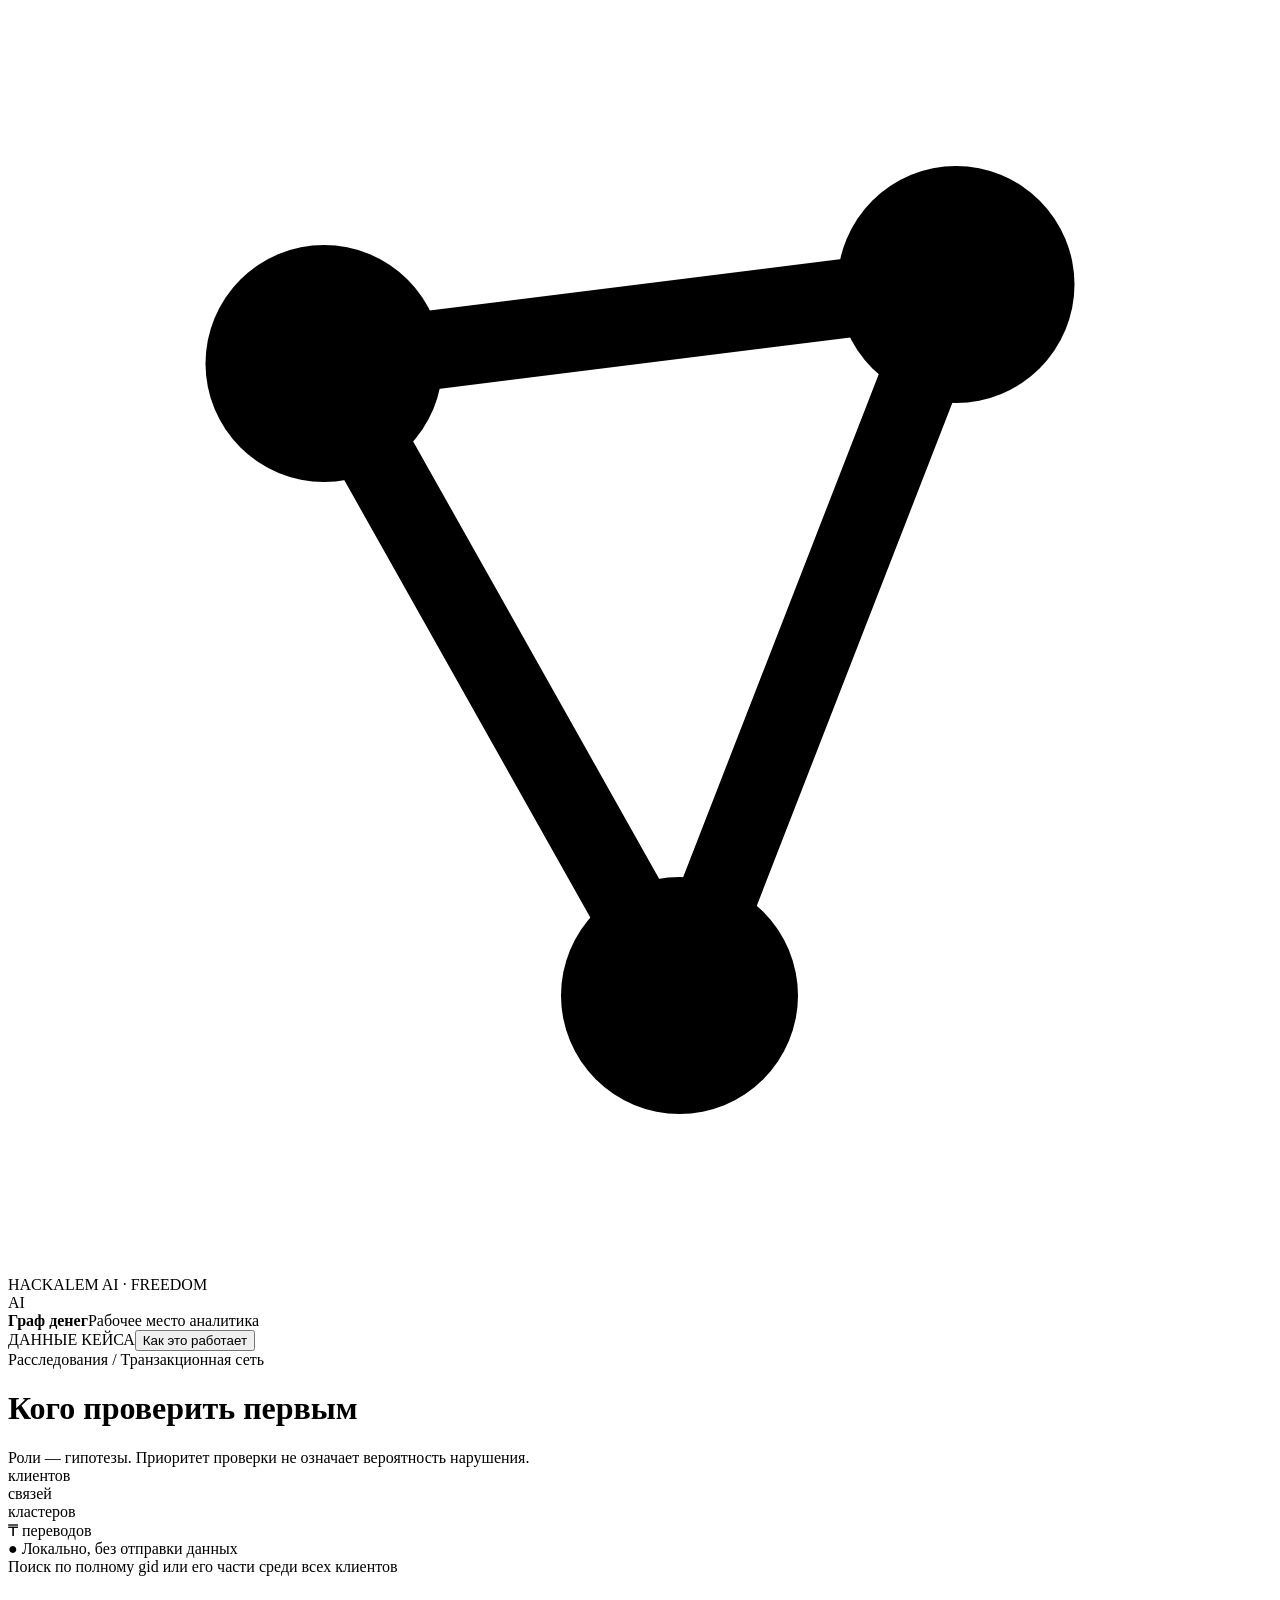
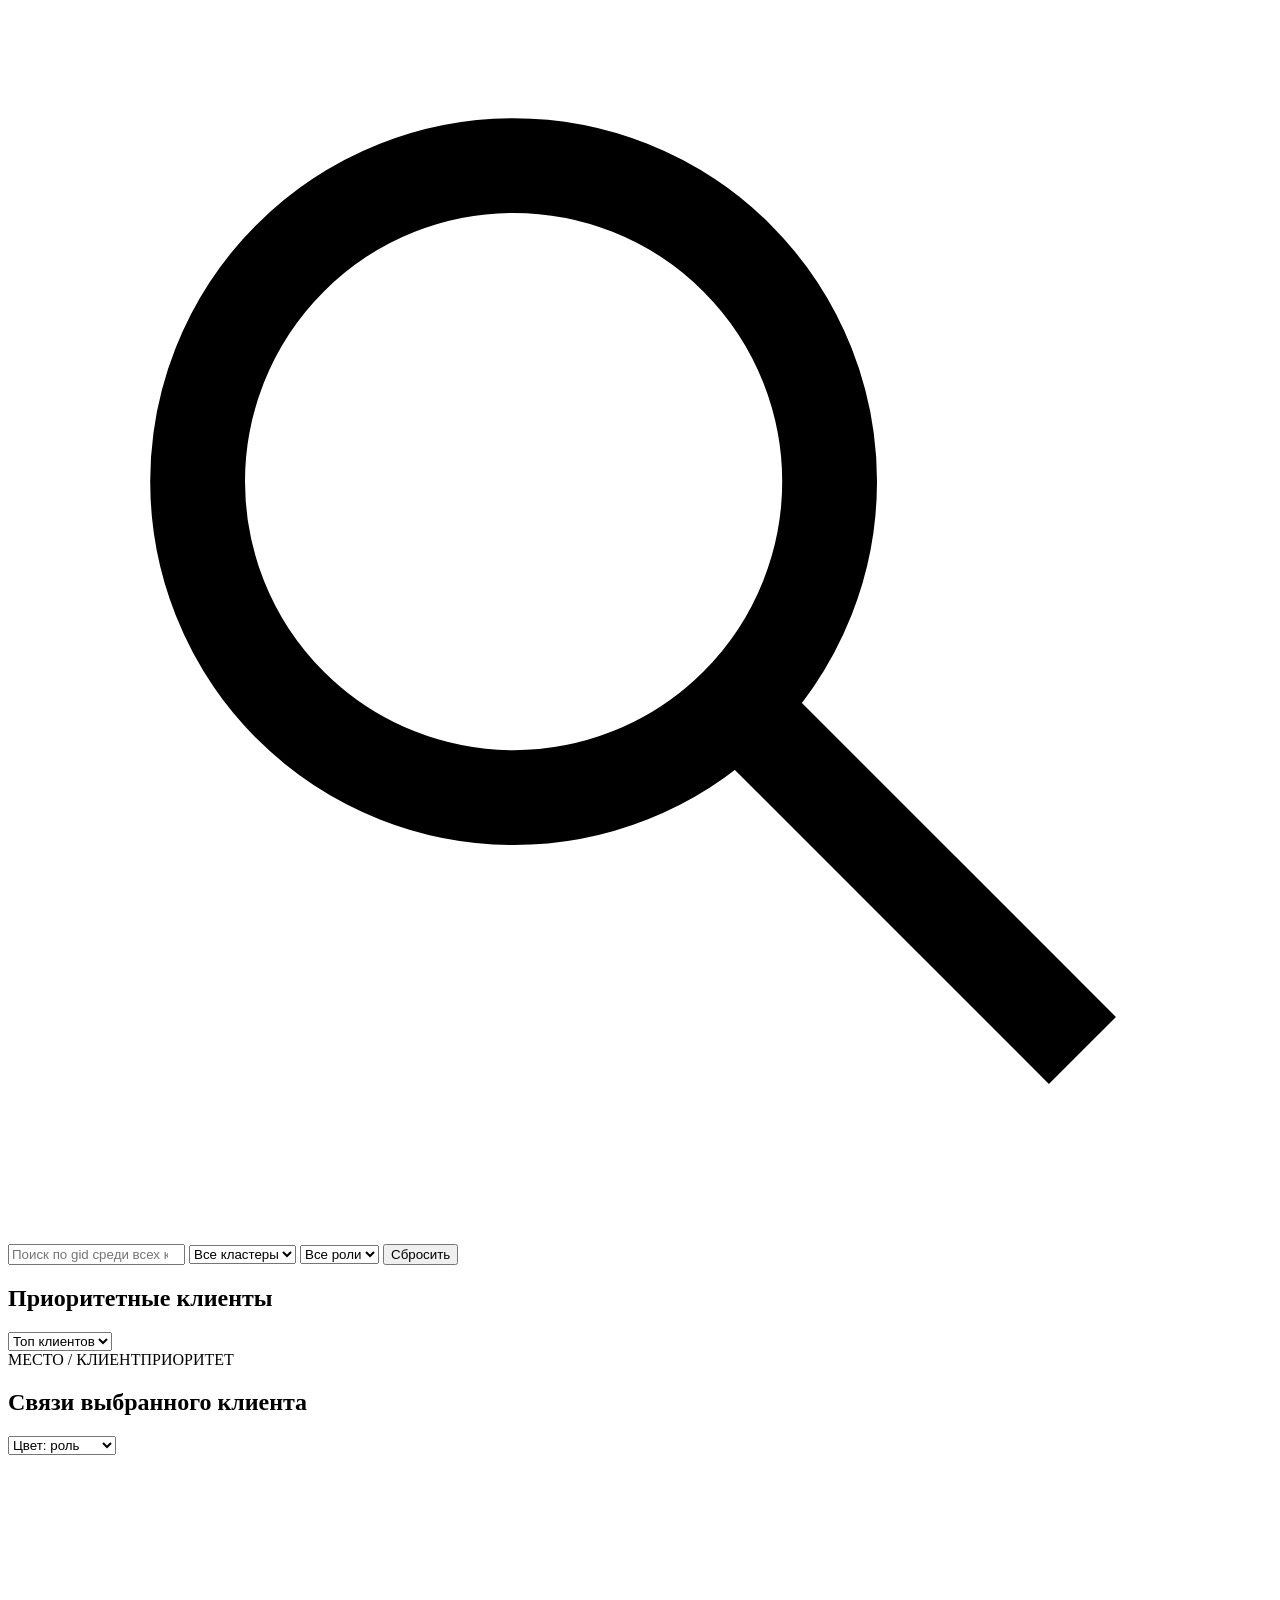
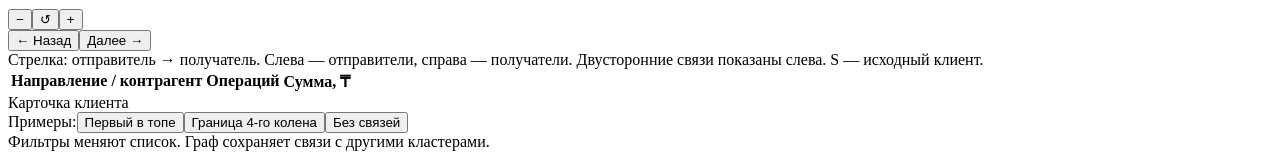
<file: interface/template.html>
<!doctype html>
<html lang="ru">
<head>
  <meta charset="utf-8">
  <meta name="viewport" content="width=device-width, initial-scale=1">
  <meta name="theme-color" content="#12231f">
  <title>Граф денег — приоритеты и связи</title>
  <style>__GRAPH_STYLE__</style>
</head>
<body>
<div class="app">
  <aside class="rail" aria-label="Граф денег">
    <div class="brand-mark"><svg viewBox="0 0 32 32" aria-hidden="true"><path d="M8 9L24 7L17 25Z" fill="none" stroke="currentColor" stroke-width="2"/><g fill="currentColor"><circle cx="8" cy="9" r="3"/><circle cx="24" cy="7" r="3"/><circle cx="17" cy="25" r="3"/></g></svg></div>
    <div class="rail-divider"></div><div class="rail-label">HACKALEM AI · FREEDOM</div><div class="rail-bottom">AI</div>
  </aside>
  <main class="workspace">
    <header class="topbar"><div class="identity"><strong>Граф денег</strong><span>Рабочее место аналитика</span></div><div class="top-right"><span class="demo-badge">ДАННЫЕ КЕЙСА</span><button id="aboutButton" class="quiet-button" type="button">Как это работает</button></div></header>
    <div class="body">
      <div class="heading"><div><div class="breadcrumb">Расследования <span>/</span> Транзакционная сеть</div><h1>Кого проверить первым</h1></div><div class="period" id="period"></div></div>
      <div class="notice"><span id="sourceNote"></span> Роли — гипотезы. Приоритет проверки не означает вероятность нарушения.</div>
      <section class="summary" aria-label="Сводка данных">
        <div class="summary-item"><strong id="totalNodes"></strong><span>клиентов</span></div><div class="summary-separator"></div>
        <div class="summary-item"><strong id="totalEdges"></strong><span>связей</span></div><div class="summary-separator"></div>
        <div class="summary-item"><strong id="totalClusters"></strong><span>кластеров</span></div><div class="summary-item"><strong id="totalTurnover"></strong><span>₸ переводов</span></div>
        <span class="local">● Локально, без отправки данных</span>
      </section>
      <section class="toolbar" aria-label="Поиск и фильтры">
        <label class="search"><span class="sr">Поиск по полному gid или его части среди всех клиентов</span><svg viewBox="0 0 20 20" fill="none" stroke="currentColor" stroke-width="1.5" aria-hidden="true"><circle cx="8" cy="8" r="5"/><path d="M12 12l5 5"/></svg><input id="searchInput" type="search" placeholder="Поиск по gid среди всех клиентов" inputmode="numeric" autocomplete="off"><button class="clear-search" id="clearSearch" type="button" aria-label="Очистить поиск" hidden>×</button></label>
        <select class="filter" id="clusterFilter" aria-label="Кластер списка"><option value="all">Все кластеры</option></select>
        <select class="filter" id="roleFilter" aria-label="Роль списка"><option value="all">Все роли</option></select>
        <button class="reset" id="resetButton" type="button">Сбросить</button>
      </section>
      <div class="content">
        <section class="panel priority-panel" aria-label="Приоритетные клиенты">
          <div class="panel-heading"><h2 id="listTitle">Приоритетные клиенты</h2><span id="resultCount" class="count"></span><select id="listMode" class="list-select" aria-label="Состав списка"><option value="top">Топ клиентов</option><option value="all">Все клиенты</option></select></div>
          <div class="subheading"><span>МЕСТО / КЛИЕНТ</span><span>ПРИОРИТЕТ</span></div>
          <div id="priorityList" class="priority-list"></div><div class="list-footer" id="listFooter"></div>
        </section>
        <section class="panel graph-panel" aria-label="Направленный граф переводов">
          <div class="panel-heading graph-header"><h2>Связи выбранного клиента</h2><select class="color-select" id="colorMode" aria-label="Цвет узлов"><option value="role">Цвет: роль</option><option value="cluster">Цвет: кластер</option></select></div>
          <div class="graph-surface" id="graphSurface"><div class="graph-context" id="graphContext"></div><svg id="network" aria-label="Граф связей"></svg><div id="graphEmpty" class="graph-empty" hidden><p>Клиенты не найдены. Измените поиск или фильтры.</p></div><div id="graphTooltip" class="graph-tooltip" hidden></div><div id="graphHint" class="graph-hint"></div><div class="graph-actions"><button id="zoomOut" type="button" aria-label="Уменьшить граф">−</button><button id="zoomReset" type="button" aria-label="Сбросить масштаб">↺</button><button id="zoomIn" type="button" aria-label="Увеличить граф">+</button></div></div>
          <div class="graph-pagination"><button id="previousPage" type="button">← Назад</button><span id="pageStatus"></span><button id="nextPage" type="button">Далее →</button></div>
          <div class="graph-legend-note">Стрелка: отправитель → получатель. Слева — отправители, справа — получатели. Двусторонние связи показаны слева. S — исходный клиент.</div>
          <div class="legend" id="legend"></div>
          <div class="edge-table-wrap"><table class="edge-table"><thead><tr><th>Направление / контрагент</th><th>Операций</th><th>Сумма, ₸</th></tr></thead><tbody id="edgeTable"></tbody></table></div>
        </section>
        <section class="panel inspector" aria-label="Карточка клиента"><div class="panel-heading">Карточка клиента</div><div id="inspector"></div></section>
      </div>
      <footer class="footer"><div class="scenarios"><span>Примеры:</span><button type="button" class="scenario" data-scenario="priority">Первый в топе</button><button type="button" class="scenario" data-scenario="boundary">Граница 4-го колена</button><button type="button" class="scenario" data-scenario="isolated">Без связей</button></div><span class="footer-note">Фильтры меняют список. Граф сохраняет связи с другими кластерами.</span></footer>
    </div>
  </main>
</div>
<dialog id="aboutDialog" class="dialog"><button id="closeAbout" type="button" class="dialog-close" aria-label="Закрыть">×</button><h2>Как читать результат</h2>
  <p>Выберите клиента в топе или найдите его по полному gid. На графе показаны его прямые связи. Нажмите на соседний узел, чтобы продолжить исследование цепочки.</p>
  <p>Если контрагентов много, используйте страницы: по 10 на экране, в порядке суммы переводов с выбранным клиентом. Таблица под графом показывает суммы и направления той же страницы. Поиск охватывает всех клиентов, включая клиентов вне топа и без связей.</p>
  <p id="methodNote"></p><p>Оценка роли и приоритет — разные величины от 0 до 1. Это не вероятности преступления. Выгрузка ограничена четырьмя коленами, периодом, внутрибанковскими переводами и порогом суммы. Отсутствие исходящих на границе не доказывает, что средства остались у клиента.</p>
  <div class="dialog-actions"><button id="downloadTop" type="button" class="quiet-button">Скачать топ CSV</button><button id="closeAboutPrimary" type="button" class="solid-button">Понятно</button></div>
</dialog>
<div id="announcer" class="live-region" aria-live="polite"></div>
<script id="graph-data" type="application/json">__GRAPH_DATA__</script>
<script>__GRAPH_SCRIPT__</script>
</body>
</html>
</file>
